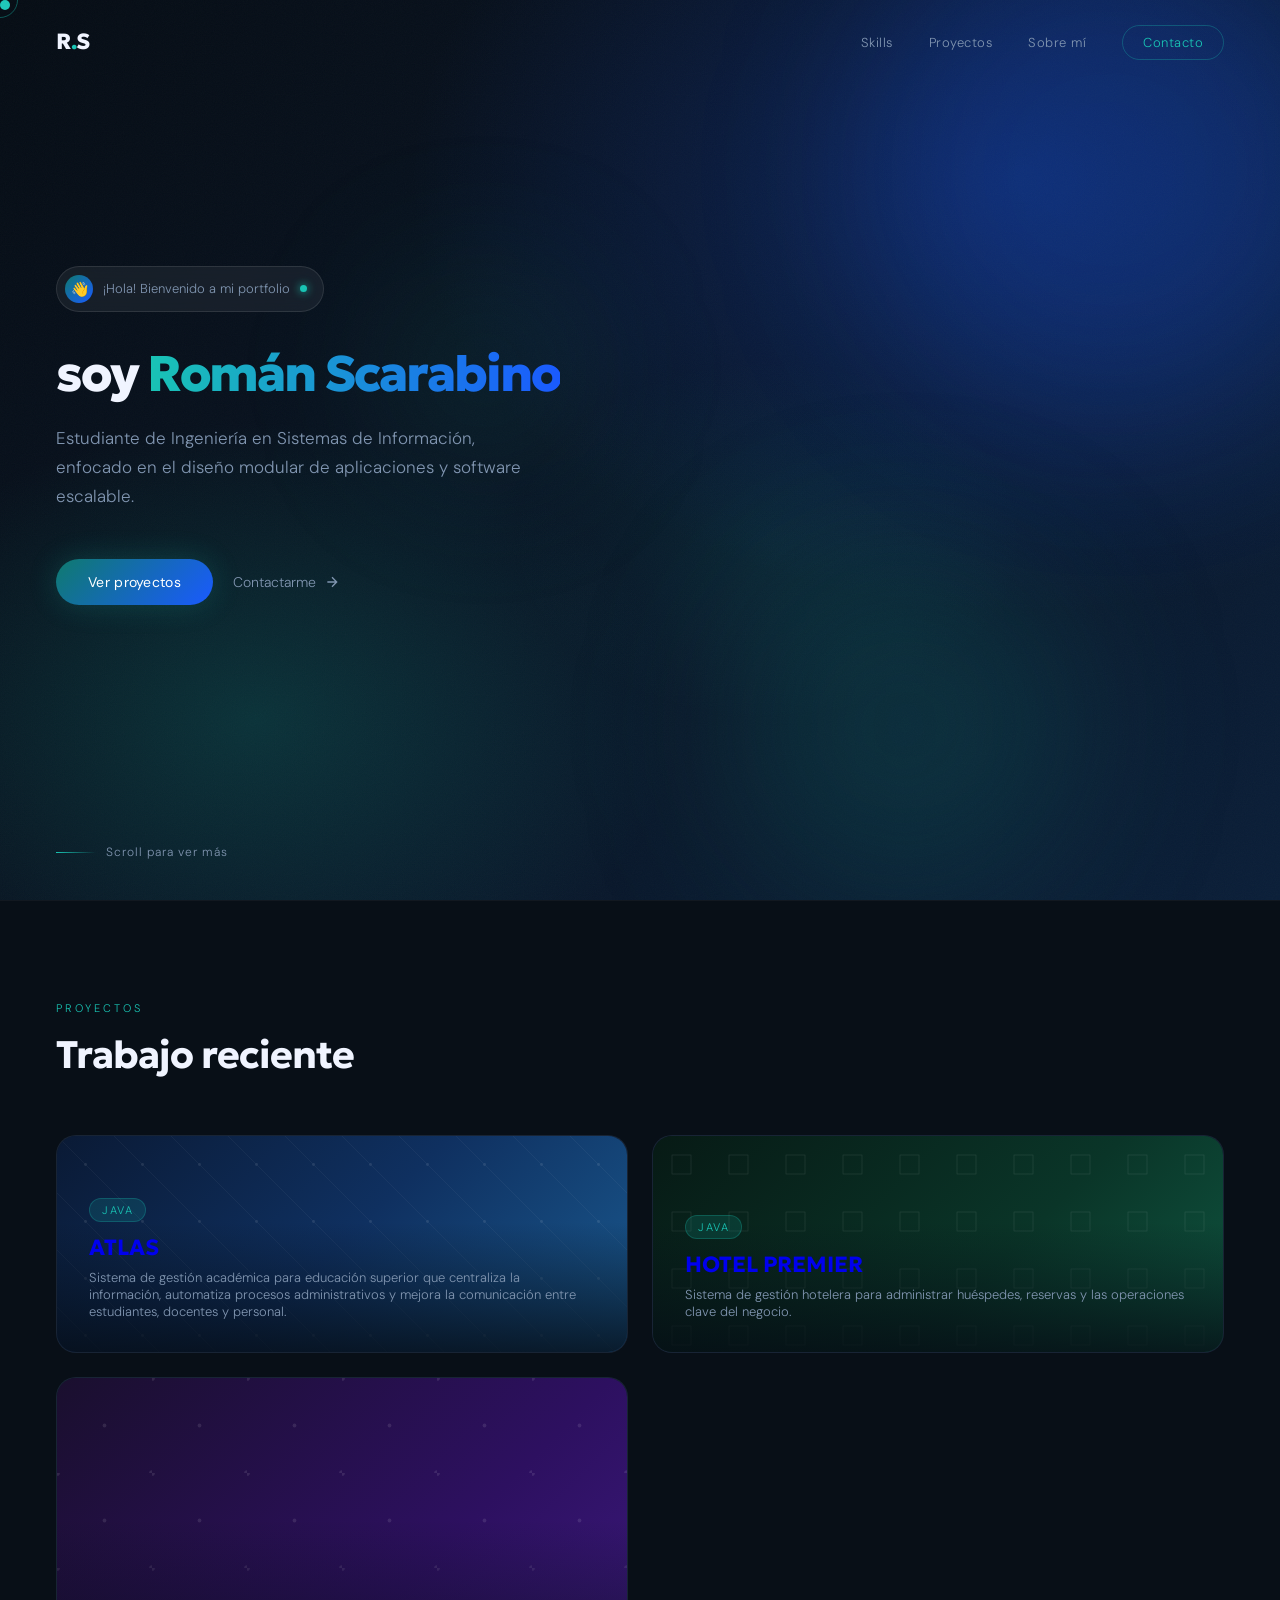
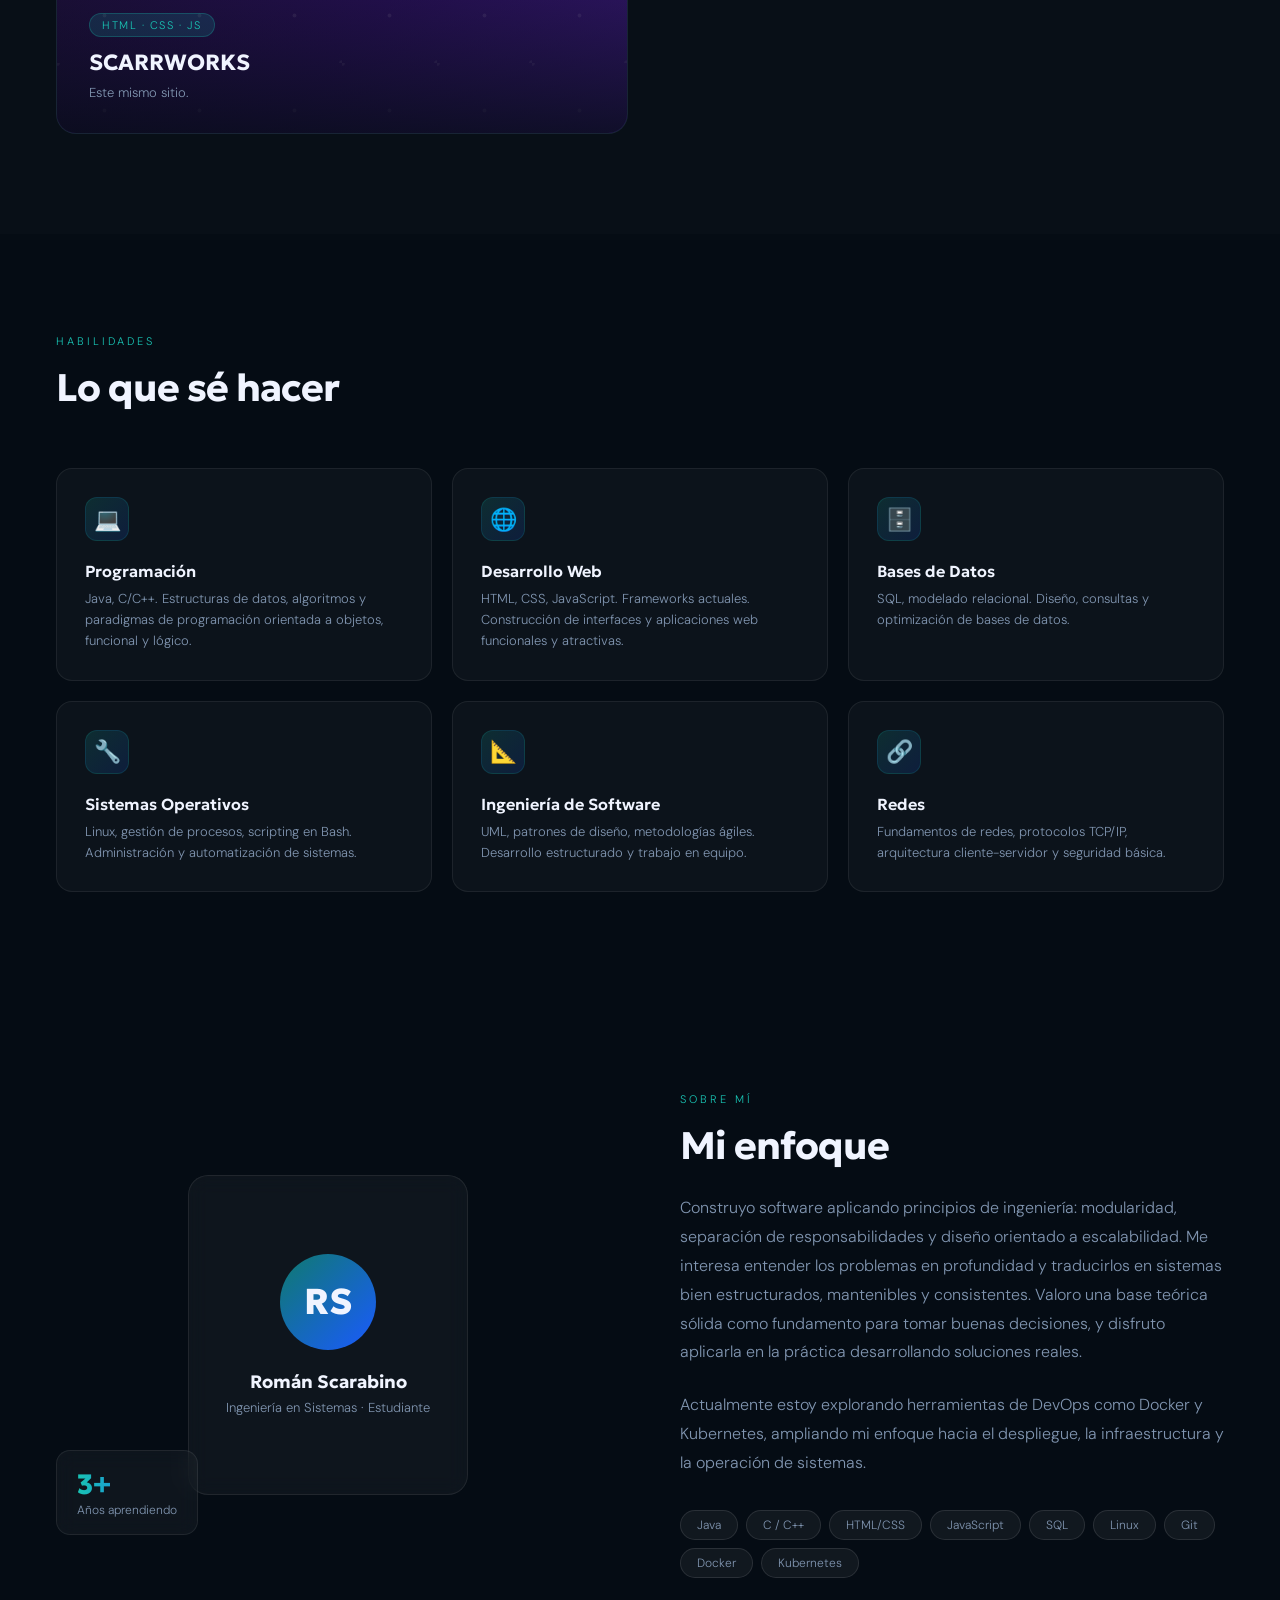
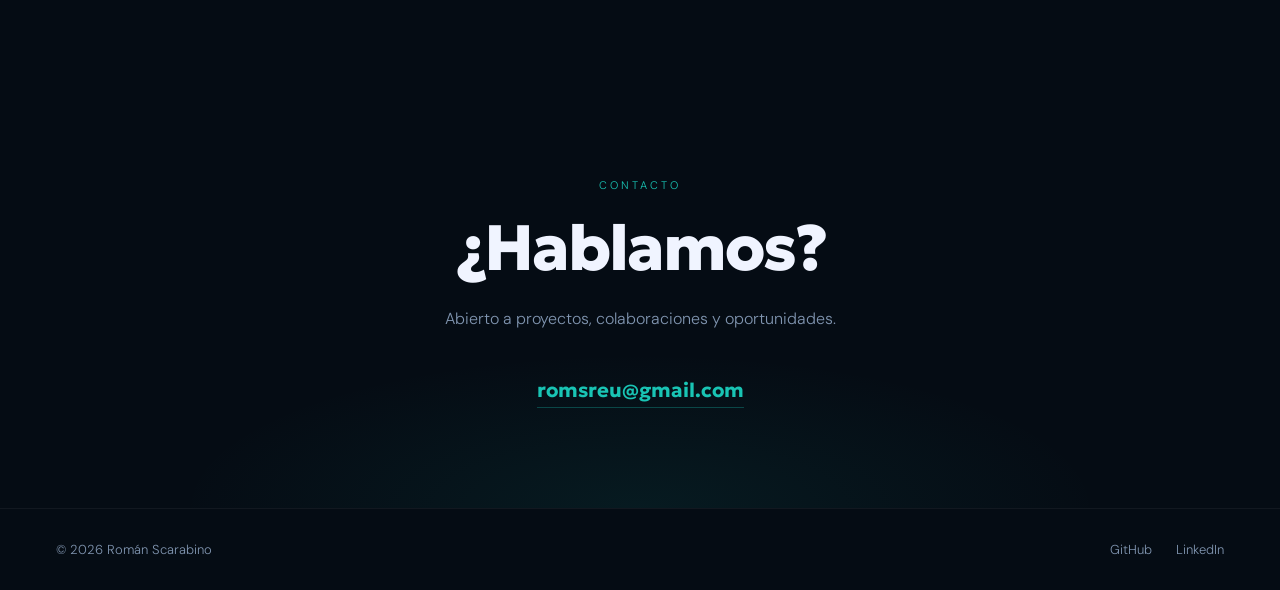
<file: index.html>
<!DOCTYPE html>
<html lang="es">
<head>
  <meta charset="UTF-8">
  <meta name="viewport" content="width=device-width, initial-scale=1.0">
  <title>Scarrworks</title>
  <link href="https://fonts.googleapis.com/css2?family=Geologica:wght@400;700;900&family=DM+Sans:ital,wght@0,300;0,400;1,300&display=swap" rel="stylesheet">
  <link rel="stylesheet" href="css/base.css">
  <link rel="stylesheet" href="css/layout.css">
  <link rel="stylesheet" href="css/components.css">
</head>
<body>

  <div class="cursor" id="cursor"></div>
  <div class="cursor-ring" id="cursorRing"></div>

  <section class="hero">

    <div class="gradient-bg">
      <div class="orb orb-1"></div>
      <div class="orb orb-2"></div>
      <div class="orb orb-3"></div>
    </div>
    <div class="grain"></div>

    <nav>
      <a href="#" class="logo">R<span>.</span>S</a>
      <ul class="nav-links">
        <li><a href="#skills">Skills</a></li>
        <li><a href="#proyectos">Proyectos</a></li>
        <li><a href="#sobre-mi">Sobre mí</a></li>
        <li><a href="#contacto" class="nav-cta">Contacto</a></li>
      </ul>
    </nav>

    <div class="hero-content">
      <div class="badge">
        <div class="badge-dot">👋</div>
        ¡Hola! Bienvenido a mi portfolio
        <div class="badge-status"></div>
      </div>

      <h1 class="hero-title">
        <span class="line">soy <span class="accent-word" >Román Scarabino</span> </span> 
      </h1>

      <p class="hero-sub">
        Estudiante de Ingeniería en Sistemas de Información, enfocado
        en el diseño modular de aplicaciones y software escalable.
      </p>

      <div class="hero-actions">
        <a href="#proyectos" class="btn-primary">Ver proyectos</a>
        <a href="#contacto" class="btn-ghost">
          Contactarme
          <svg width="16" height="16" fill="none" stroke="currentColor" stroke-width="2" viewBox="0 0 24 24">
            <path d="M5 12h14M12 5l7 7-7 7"/>
          </svg>
        </a>
      </div>
    </div>

    <div class="scroll-hint">
      <div class="scroll-line"></div>
      Scroll para ver más
    </div>

  </section>

   <section class="projects-section" id="proyectos">
    <div class="section-label">Proyectos</div>
    <h2 class="section-title">Trabajo reciente</h2>

    <div class="projects-grid">
      
      <!-- Proyecto destacado (ocupa todo el ancho) -->
      <a href="https://github.com/romsreu/ATLAS" target="_blank">
        <div class="project-card">
          <div class="project-bg p1">
            <svg class="project-pattern" viewBox="0 0 400 200" xmlns="http://www.w3.org/2000/svg">
              <defs>
                <pattern id="g1" x="0" y="0" width="40" height="40" patternUnits="userSpaceOnUse">
                  <circle cx="20" cy="20" r="1" fill="white"/>
                  <line x1="0" y1="0" x2="40" y2="40" stroke="white" stroke-width="0.3"/>
                </pattern>
              </defs>
              <rect width="100%" height="100%" fill="url(#g1)"/>
            </svg>
          </div>
          <div class="project-overlay">
            <span class="project-tag">Java</span>
            <div class="project-title">ATLAS</div>
            <div class="project-desc">Sistema de gestión académica para educación superior que centraliza la información, automatiza procesos administrativos y mejora la comunicación entre estudiantes, docentes y personal.</div>
          </div>
        </div>
      </a>

      <a href="https://github.com/romsreu/Hotel-Premier" target="_blank">
        <div class="project-card">
          <div class="project-bg p2">
            <svg class="project-pattern" viewBox="0 0 300 200" xmlns="http://www.w3.org/2000/svg">
              <defs>
                <pattern id="g2" x="0" y="0" width="30" height="30" patternUnits="userSpaceOnUse">
                  <rect x="10" y="10" width="10" height="10" fill="none" stroke="white" stroke-width="0.4"/>
                </pattern>
              </defs>
              <rect width="100%" height="100%" fill="url(#g2)"/>
            </svg>
          </div>
          <div class="project-overlay">
            <span class="project-tag">Java</span>
            <div class="project-title">HOTEL PREMIER</div>
            <div class="project-desc">Sistema de gestión hotelera para administrar huéspedes, reservas y las operaciones clave del negocio.</div>
          </div>
        </div>
      </a>
      <div class="project-card">
        <div class="project-bg p3">
          <svg class="project-pattern" viewBox="0 0 300 200" xmlns="http://www.w3.org/2000/svg">
            <defs>
              <pattern id="g3" x="0" y="0" width="50" height="50" patternUnits="userSpaceOnUse">
                <circle cx="0"  cy="0"  r="1.5" fill="white"/>
                <circle cx="50" cy="50" r="1.5" fill="white"/>
                <circle cx="25" cy="25" r="1"   fill="white"/>
              </pattern>
            </defs>
            <rect width="100%" height="100%" fill="url(#g3)"/>
          </svg>
        </div>
        <div class="project-overlay">
          <span class="project-tag">HTML · CSS · JS</span>
          <div class="project-title">SCARRWORKS</div>
          <div class="project-desc">Este mismo sitio.</div>
        </div>
      </div>

    </div>
  </section>

  <section class="skills-section" id="skills">
    <div class="section-label">Habilidades</div>
    <h2 class="section-title">Lo que sé hacer</h2>

    <div class="skills-grid">

      <div class="skill-card">
        <div class="skill-icon">💻</div>
        <div class="skill-name">Programación</div>
        <div class="skill-desc">Java, C/C++. Estructuras de datos, algoritmos y paradigmas de programación orientada a objetos, funcional y lógico.</div>
      </div>

      <div class="skill-card">
        <div class="skill-icon">🌐</div>
        <div class="skill-name">Desarrollo Web</div>
        <div class="skill-desc">HTML, CSS, JavaScript. Frameworks actuales. Construcción de interfaces y aplicaciones web funcionales y atractivas.</div>
      </div>

      <div class="skill-card">
        <div class="skill-icon">🗄️</div>
        <div class="skill-name">Bases de Datos</div>
        <div class="skill-desc">SQL, modelado relacional. Diseño, consultas y optimización de bases de datos.</div>
      </div>

      <div class="skill-card">
        <div class="skill-icon">🔧</div>
        <div class="skill-name">Sistemas Operativos</div>
        <div class="skill-desc">Linux, gestión de procesos, scripting en Bash. Administración y automatización de sistemas.</div>
      </div>

      <div class="skill-card">
        <div class="skill-icon">📐</div>
        <div class="skill-name">Ingeniería de Software</div>
        <div class="skill-desc">UML, patrones de diseño, metodologías ágiles. Desarrollo estructurado y trabajo en equipo.</div>
      </div>

      <div class="skill-card">
        <div class="skill-icon">🔗</div>
        <div class="skill-name">Redes</div>
        <div class="skill-desc">Fundamentos de redes, protocolos TCP/IP, arquitectura cliente-servidor y seguridad básica.</div>
      </div>

    </div>
  </section>

 

  <section class="about-section" id="sobre-mi">

    <div class="about-visual">
      <div class="about-card card-main">
        <div class="avatar-ring">RS</div>
        <div class="card-name">Román Scarabino</div>
        <div class="card-role">Ingeniería en Sistemas · Estudiante</div>
      </div>
      <div class="about-card card-stat card-s1">
        <div class="stat-num">3+</div>
        <div class="stat-label">Años aprendiendo</div>
      </div>
     <!-- <div class="about-card card-stat card-s2">
        <div class="stat-num">4+</div>
        <div class="stat-label">Proyectos académicos y personales</div>
      </div>-->
    </div>

    <div class="about-text">
      <div class="section-label">Sobre mí</div>
      <h2 class="section-title">Mi enfoque</h2>
      <p class="about-desc">
        Construyo software aplicando principios de ingeniería: modularidad, separación de responsabilidades y diseño orientado a escalabilidad.
        Me interesa entender los problemas en profundidad y traducirlos en sistemas bien estructurados, mantenibles y consistentes.
        Valoro una base teórica sólida como fundamento para tomar buenas decisiones, y disfruto aplicarla en la práctica desarrollando soluciones reales.
      </p>
      <p class="about-desc">
        Actualmente estoy explorando herramientas de DevOps como Docker y Kubernetes, ampliando mi enfoque hacia el despliegue, la infraestructura y la operación de sistemas.
      </p>
      <div class="tech-chips">
        <span class="chip">Java</span>
        <span class="chip">C / C++</span>
        <span class="chip">HTML/CSS</span>
        <span class="chip">JavaScript</span>
        <span class="chip">SQL</span>
        <span class="chip">Linux</span>
        <span class="chip">Git</span>
        <span class="chip">Docker</span>
        <span class="chip">Kubernetes</span>
      </div>
    </div>

  </section>

  <section class="contact-section" id="contacto">
    <div class="contact-bg"></div>
    <div class="section-label">Contacto</div>
    <h2 class="contact-title">¿Hablamos?</h2>
    <p class="contact-sub">Abierto a proyectos, colaboraciones y oportunidades.</p>
    <a href="mailto:romsreu@gmail.com" class="contact-email">romsreu@gmail.com</a>
  </section>

  <footer>
    <span>© 2026 Román Scarabino</span>
    <div class="social-links">
      <a href="https://github.com/romsreu" target="_blank">GitHub</a>
      <a href="https://www.linkedin.com/in/roman-scarabino/" target="_blank">LinkedIn</a>
    </div>
  </footer>

  <script src="js/main.js"></script>

</body>
</html>
</file>
<file: css/base.css>
/* ============================================================
   BASE.CSS — Reset · Variables · Tipografía · Utilidades
   ============================================================ */

*, *::before, *::after {
  margin: 0;
  padding: 0;
  box-sizing: border-box;
}

:root {
  --bg:         #050c14;
  --surface:    #0a1628;
  --teal:       #0f7a6e;
  --teal-light: #19c4b4;
  --blue:       #1a5aff;
  --blue-mid:   #1e3a72;
  --white:      #f0f4ff;
  --muted:      #8095b0;
  --accent:     #19c4b4;

  --font-display: 'Geologica', sans-serif;
  --font-body:    'DM Sans', sans-serif;

  --side-padding: 56px;
}

html {
  scroll-behavior: smooth;
}

body {
  background:   var(--bg);
  color:        var(--white);
  font-family:  var(--font-body);
  font-weight:  300;
  overflow-x:   hidden;
  cursor:       none;
}

::-webkit-scrollbar           { width: 4px; }
::-webkit-scrollbar-track     { background: var(--bg); }
::-webkit-scrollbar-thumb     { background: var(--blue-mid); border-radius: 4px; }

a { text-decoration: none; }

.section-label {
  font-size:      11px;
  letter-spacing: 3px;
  color:          var(--accent);
  text-transform: uppercase;
  margin-bottom:  16px;
}

.section-title {
  font-family:   var(--font-display);
  font-size:     clamp(28px, 3vw, 42px);
  font-weight:   700;
  letter-spacing: -1px;
  margin-bottom: 56px;
  max-width:     500px;
}

@keyframes fadeUp {
  from { opacity: 0; transform: translateY(30px); }
  to   { opacity: 1; transform: translateY(0);    }
}

@keyframes slideDown {
  from { opacity: 0; transform: translateY(-20px); }
  to   { opacity: 1; transform: translateY(0);     }
}

@keyframes float {
  0%,  100% { transform: translate(0, 0) scale(1);         }
  33%       { transform: translate(20px, -30px) scale(1.05); }
  66%       { transform: translate(-15px, 20px) scale(0.97); }
}

@keyframes pulse {
  0%,  100% { opacity: 1;   transform: scale(1);   }
  50%       { opacity: 0.5; transform: scale(0.8); }
}

.visible {
  opacity:   1 !important;
  transform: translateY(0) !important;
}

@media (max-width: 768px) {
  :root {
    --side-padding: 24px;
  }
}
</file>
<file: css/layout.css>
/* ============================================================
   LAYOUT.CSS — Secciones · Grillas · Navegación · Hero · Footer
   ============================================================ */

/* ══════════════════════════════════
   NAV
══════════════════════════════════ */
nav {
  position:        relative;
  z-index:         10;
  display:         flex;
  align-items:     center;
  justify-content: space-between;
  padding:         28px var(--side-padding);
  animation:       slideDown 0.8s cubic-bezier(.16,1,.3,1) both;
}

.nav-links {
  display:    flex;
  gap:        36px;
  list-style: none;
}

/* ══════════════════════════════════
   HERO
══════════════════════════════════ */
.hero {
  min-height:     100vh;
  position:       relative;
  display:        flex;
  flex-direction: column;
  overflow:       hidden;
}

/* Fondo degradado con orbs */
.gradient-bg {
  position:   absolute;
  inset:      0;
  z-index:    0;
  background:
    radial-gradient(ellipse 80% 80% at 80% 20%, rgba(26,90,255,0.25)   0%, transparent 60%),
    radial-gradient(ellipse 60% 60% at 20% 80%, rgba(15,122,110,0.3)   0%, transparent 55%),
    radial-gradient(ellipse 40% 40% at 60% 60%, rgba(25,196,180,0.08)  0%, transparent 50%),
    linear-gradient(135deg, #050c14 0%, #081220 40%, #0a1e38 100%);
}

/* Textura de grano */
.grain {
  position:            absolute;
  inset:               0;
  z-index:             1;
  opacity:             0.03;
  background-image:    url("data:image/svg+xml,%3Csvg viewBox='0 0 200 200' xmlns='http://www.w3.org/2000/svg'%3E%3Cfilter id='n'%3E%3CfeTurbulence type='fractalNoise' baseFrequency='0.9' numOctaves='4' stitchTiles='stitch'/%3E%3C/filter%3E%3Crect width='100%25' height='100%25' filter='url(%23n)'/%3E%3C/svg%3E");
  background-size:     200px 200px;
}

.hero-content {
  position:       relative;
  z-index:        5;
  flex:           1;
  display:        flex;
  flex-direction: column;
  justify-content: center;
  padding:        0 var(--side-padding) 56px;
  max-width:      760px;
}

.scroll-hint {
  position:    relative;
  z-index:     5;
  padding:     0 var(--side-padding) 40px;
  font-size:   12px;
  color:       var(--muted);
  letter-spacing: 1px;
  display:     flex;
  align-items: center;
  gap:         10px;
  animation:   fadeUp 0.9s 0.8s cubic-bezier(.16,1,.3,1) both;
}

/* ══════════════════════════════════
   SKILLS
══════════════════════════════════ */
.skills-section {
  padding: 100px var(--side-padding);
}

.skills-grid {
  display:               grid;
  grid-template-columns: repeat(auto-fill, minmax(280px, 1fr));
  gap:                   20px;
}

/* ══════════════════════════════════
   PROYECTOS
══════════════════════════════════ */
.projects-section {
  padding:     100px var(--side-padding);
  background:  rgba(255,255,255,0.01);
  border-top:  1px solid rgba(255,255,255,0.04);
}

.projects-grid {
  display:               grid;
  grid-template-columns: 1fr 1fr;
  gap:                   24px;
}

/* La primera card ocupa todo el ancho */
.projects-grid .project-card:first-child {
  grid-column: 1 / -1;
  aspect-ratio: 21 / 8;
}

/* ══════════════════════════════════
   SOBRE MÍ
══════════════════════════════════ */
.about-section {
  padding:               100px var(--side-padding);
  display:               grid;
  grid-template-columns: 1fr 1fr;
  gap:                   80px;
  align-items:           center;
}

.about-visual {
  position: relative;
  height:   440px;
}

.about-text .section-title { margin-bottom: 24px; }

.tech-chips {
  display:   flex;
  flex-wrap: wrap;
  gap:       8px;
  margin-top: 32px;
}

/* ══════════════════════════════════
   CONTACTO
══════════════════════════════════ */
.contact-section {
  padding:     100px var(--side-padding);
  text-align:  center;
  position:    relative;
  overflow:    hidden;
}

.contact-bg {
  position:   absolute;
  inset:      0;
  background: radial-gradient(ellipse 60% 60% at 50% 100%, rgba(25,196,180,0.08) 0%, transparent 60%);
}

/* ══════════════════════════════════
   FOOTER
══════════════════════════════════ */
footer {
  padding:         32px var(--side-padding);
  border-top:      1px solid rgba(255,255,255,0.05);
  display:         flex;
  align-items:     center;
  justify-content: space-between;
  font-size:       13px;
  color:           var(--muted);
}

.social-links {
  display: flex;
  gap:     24px;
}

/* ══════════════════════════════════
   RESPONSIVE
══════════════════════════════════ */
@media (max-width: 768px) {
  .nav-links           { display: none; }

  .projects-grid       { grid-template-columns: 1fr; }
  .projects-grid .project-card:first-child {
    grid-column:  auto;
    aspect-ratio: 16 / 10;
  }

  .about-section {
    grid-template-columns: 1fr;
  }
  .about-visual { height: 280px; }
}
</file>
<file: css/components.css>
/* ============================================================
   COMPONENTS.CSS — Botones · Cards · Cursor · Badge · Chips
   ============================================================ */

.cursor {
  width:            10px;
  height:           10px;
  background:       var(--accent);
  border-radius:    50%;
  position:         fixed;
  pointer-events:   none;
  z-index:          9999;
  transition:       transform 0.1s ease;
  mix-blend-mode:   screen;
}

.cursor-ring {
  width:          36px;
  height:         36px;
  border:         1px solid rgba(25,196,180,0.4);
  border-radius:  50%;
  position:       fixed;
  pointer-events: none;
  z-index:        9998;
  transition:     transform 0.25s ease, width 0.2s, height 0.2s, opacity 0.2s;
}

.logo {
  font-family:     var(--font-display);
  font-weight:     800;
  font-size:       22px;
  letter-spacing:  -0.5px;
  color:           var(--white);
  text-decoration: none;
}

.logo span { color: var(--accent); }

.nav-links a {
  color:          var(--muted);
  text-decoration: none;
  font-size:      13px;
  letter-spacing: 0.5px;
  transition:     color 0.2s;
}

.nav-links a:hover { color: var(--white); }

.nav-cta {
  border:        1px solid rgba(25,196,180,0.3);
  color:         var(--accent) !important;
  padding:       8px 20px;
  border-radius: 100px;
  transition:    background 0.2s, color 0.2s !important;
}

.nav-cta:hover {
  background: var(--accent) !important;
  color:      var(--bg)     !important;
}

.orb {
  position:      absolute;
  border-radius: 50%;
  filter:        blur(80px);
  animation:     float 8s ease-in-out infinite;
}

.orb-1 { width: 500px; height: 500px; right: -80px;  top: -80px;  background: rgba(26,90,255,0.18);  animation-delay: 0s;  }
.orb-2 { width: 350px; height: 350px; right: 200px;  bottom: 0;   background: rgba(15,122,110,0.22); animation-delay: -3s; }
.orb-3 { width: 200px; height: 200px; left: 30%;     top: 30%;    background: rgba(25,196,180,0.1);  animation-delay: -5s; }

.badge {
  display:         inline-flex;
  align-items:     center;
  gap:             10px;
  background:      rgba(255,255,255,0.06);
  border:          1px solid rgba(255,255,255,0.1);
  backdrop-filter: blur(10px);
  padding:         8px 16px 8px 8px;
  border-radius:   100px;
  font-size:       13px;
  color:           var(--muted);
  margin-bottom:   36px;
  width:           fit-content;
  animation:       fadeUp 0.9s 0.2s cubic-bezier(.16,1,.3,1) both;
}

.badge-dot {
  width:            28px;
  height:           28px;
  background:       linear-gradient(135deg, var(--teal), var(--blue));
  border-radius:    50%;
  display:          flex;
  align-items:      center;
  justify-content:  center;
  font-size:        14px;
}

.badge-status {
  width:         7px;
  height:        7px;
  background:    var(--accent);
  border-radius: 50%;
  margin-left:   auto;
  box-shadow:    0 0 8px var(--accent);
  animation:     pulse 2s infinite;
}

.hero-title {
  font-family:    var(--font-display);
  font-weight:    800;
  font-size:      clamp(42px, 6vw, 50px);
  line-height:    1.05;
  letter-spacing: -2px;
  margin-bottom:  24px;
  animation:      fadeUp 0.9s 0.35s cubic-bezier(.16,1,.3,1) both;
}

.hero-title .line { display: block; }

.hero-title .accent-word {
  background:              linear-gradient(90deg, var(--teal-light), var(--blue));
  -webkit-background-clip: text;
  -webkit-text-fill-color: transparent;
  background-clip:         text;
}

.hero-sub {
  font-size:     17px;
  line-height:   1.7;
  color:         var(--muted);
  max-width:     480px;
  margin-bottom: 48px;
  animation:     fadeUp 0.9s 0.5s cubic-bezier(.16,1,.3,1) both;
}

.hero-actions {
  display:     flex;
  align-items: center;
  gap:         20px;
  animation:   fadeUp 0.9s 0.65s cubic-bezier(.16,1,.3,1) both;
}

.scroll-line {
  width:      40px;
  height:     1px;
  background: linear-gradient(90deg, var(--accent), transparent);
}

.btn-primary {
  background:     linear-gradient(135deg, var(--teal), var(--blue));
  color:          white;
  text-decoration: none;
  padding:        14px 32px;
  border-radius:  100px;
  font-size:      14px;
  font-weight:    400;
  letter-spacing: 0.3px;
  transition:     transform 0.2s, box-shadow 0.2s;
  box-shadow:     0 0 30px rgba(25,196,180,0.2);
}

.btn-primary:hover {
  transform:  translateY(-2px);
  box-shadow: 0 8px 40px rgba(25,196,180,0.35);
}

.btn-ghost {
  color:           var(--muted);
  text-decoration: none;
  font-size:       14px;
  display:         flex;
  align-items:     center;
  gap:             8px;
  transition:      color 0.2s;
}

.btn-ghost:hover            { color: var(--white); }
.btn-ghost svg              { transition: transform 0.2s; }
.btn-ghost:hover svg        { transform: translateX(4px); }

.skill-card {
  background:  rgba(255,255,255,0.03);
  border:      1px solid rgba(255,255,255,0.07);
  border-radius: 16px;
  padding:     28px;
  transition:  transform 0.3s, border-color 0.3s, background 0.3s;
  position:    relative;
  overflow:    hidden;
}

.skill-card::before {
  content:    '';
  position:   absolute;
  inset:      0;
  background: linear-gradient(135deg, rgba(25,196,180,0.05), transparent);
  opacity:    0;
  transition: opacity 0.3s;
}

.skill-card:hover              { transform: translateY(-4px); border-color: rgba(25,196,180,0.2); }
.skill-card:hover::before      { opacity: 1; }

.skill-icon {
  width:           44px;
  height:          44px;
  background:      linear-gradient(135deg, rgba(25,196,180,0.15), rgba(26,90,255,0.15));
  border-radius:   12px;
  display:         flex;
  align-items:     center;
  justify-content: center;
  font-size:       22px;
  margin-bottom:   20px;
  border:          1px solid rgba(25,196,180,0.15);
}

.skill-name {
  font-family:   var(--font-display);
  font-size:     16px;
  font-weight:   600;
  margin-bottom: 8px;
}

.skill-desc {
  font-size:   13px;
  color:       var(--muted);
  line-height: 1.6;
}

.project-card {
  border-radius: 20px;
  overflow:      hidden;
  position:      relative;
  aspect-ratio:  16 / 10;
  background:    var(--surface);
  border:        1px solid rgba(255,255,255,0.06);
  transition:    transform 0.3s, border-color 0.3s;
  cursor:        pointer;
}

.project-card:hover { transform: scale(1.02); border-color: rgba(25,196,180,0.2); }

.project-bg {
  position:   absolute;
  inset:      0;
  transition: transform 0.5s ease;
}

.project-card:hover .project-bg { transform: scale(1.05); }

.p1 { background: linear-gradient(135deg, #0a1a35 0%, #0f3060 50%, #1a5a90 100%); }
.p2 { background: linear-gradient(135deg, #071a15 0%, #0a3528 60%, #0f5540 100%); }
.p3 { background: linear-gradient(135deg, #1a0f2e 0%, #2d1060 60%, #3d1a80 100%); }

.project-pattern {
  position: absolute;
  inset:    0;
  opacity:  0.1;
}

.project-overlay {
  position:       absolute;
  inset:          0;
  padding:        32px;
  display:        flex;
  flex-direction: column;
  justify-content: flex-end;
  background:     linear-gradient(to top, rgba(5,12,20,0.8) 0%, transparent 60%);
}

.project-tag {
  display:        inline-block;
  background:     rgba(25,196,180,0.15);
  border:         1px solid rgba(25,196,180,0.25);
  color:          var(--accent);
  font-size:      11px;
  letter-spacing: 1.5px;
  text-transform: uppercase;
  padding:        4px 12px;
  border-radius:  100px;
  margin-bottom:  12px;
  width:          fit-content;
}

.project-title {
  font-family:   var(--font-display);
  font-size:     22px;
  font-weight:   700;
  margin-bottom: 8px;
}

.project-desc {
  font-size: 13px;
  color:     var(--muted);
}

.about-card {
  position:        absolute;
  background:      rgba(255,255,255,0.04);
  border:          1px solid rgba(255,255,255,0.08);
  border-radius:   20px;
  backdrop-filter: blur(10px);
  padding:         24px;
}

.card-main {
  width:           280px;
  height:          320px;
  left:            50%;
  top:             50%;
  transform:       translate(-50%, -50%);
  display:         flex;
  flex-direction:  column;
  align-items:     center;
  justify-content: center;
  text-align:      center;
}

.avatar-ring {
  width:           96px;
  height:          96px;
  border-radius:   50%;
  background:      linear-gradient(135deg, var(--teal), var(--blue));
  display:         flex;
  align-items:     center;
  justify-content: center;
  margin-bottom:   20px;
  font-size:       36px;
  font-family:     var(--font-display);
  font-weight:     800;
}

.card-name {
  font-family:   var(--font-display);
  font-weight:   700;
  font-size:     18px;
  margin-bottom: 6px;
}

.card-role { font-size: 13px; color: var(--muted); }

.card-stat { padding: 16px 20px; border-radius: 14px; }

.stat-num {
  font-family:             var(--font-display);
  font-size:               28px;
  font-weight:             800;
  background:              linear-gradient(90deg, var(--teal-light), var(--blue));
  -webkit-background-clip: text;
  -webkit-text-fill-color: transparent;
  background-clip:         text;
}

.stat-label { font-size: 12px; color: var(--muted); }

.card-s1 { bottom: 20px; left:  0; }
.card-s2 { top:    30px; right: 0; }

.about-desc {
  font-size:     16px;
  color:         var(--muted);
  line-height:   1.8;
  margin-bottom: 24px;
}

.chip {
  background:    rgba(255,255,255,0.05);
  border:        1px solid rgba(255,255,255,0.1);
  border-radius: 100px;
  padding:       6px 16px;
  font-size:     12px;
  color:         var(--muted);
  transition:    border-color 0.2s, color 0.2s;
}

.chip:hover { border-color: var(--accent); color: var(--accent); }

.contact-title {
  font-family:    var(--font-display);
  font-size:      clamp(36px, 5vw, 64px);
  font-weight:    800;
  letter-spacing: -2px;
  margin-bottom:  20px;
  position:       relative;
  z-index:        1;
}

.contact-sub {
  color:         var(--muted);
  font-size:     16px;
  margin-bottom: 48px;
  position:      relative;
  z-index:       1;
}

.contact-email {
  display:         inline-block;
  font-family:     var(--font-display);
  font-size:       20px;
  font-weight:     700;
  color:           var(--accent);
  text-decoration: none;
  border-bottom:   1px solid rgba(25,196,180,0.3);
  padding-bottom:  4px;
  position:        relative;
  z-index:         1;
  transition:      border-color 0.2s;
}

.contact-email:hover { border-color: var(--accent); }

.social-links a {
  color:           var(--muted);
  text-decoration: none;
  transition:      color 0.2s;
}

.social-links a:hover { color: var(--accent); }
</file>
